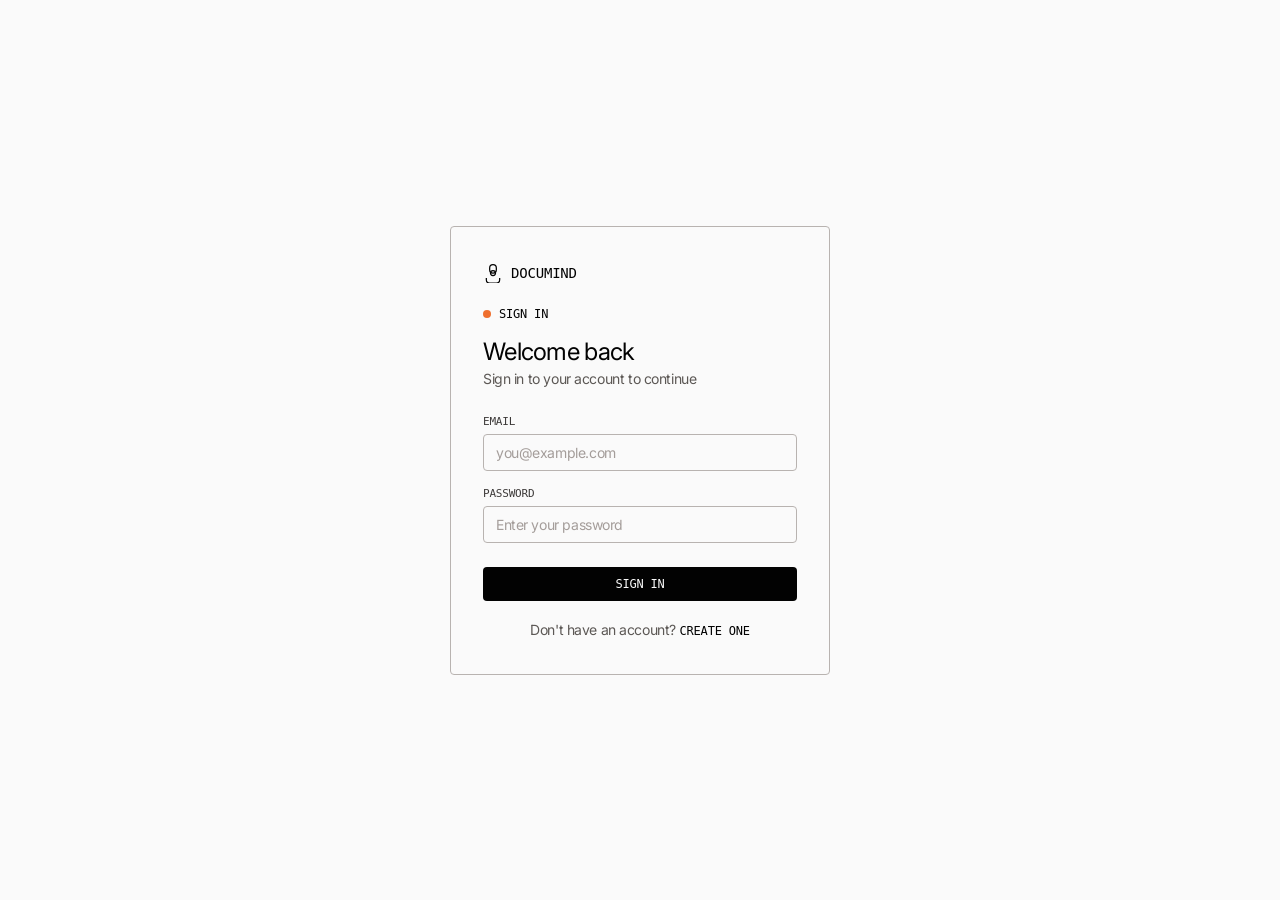
<file: src/main/resources/static/login.html>
<!DOCTYPE html>
<html lang="en">
<head>
    <meta charset="UTF-8">
    <meta name="viewport" content="width=device-width, initial-scale=1.0">
    <title>Sign In — DocuMind</title>
    <link rel="icon" type="image/svg+xml" href="/favicon.svg">
    <link rel="stylesheet" href="css/style.css">
    <style>
        body {
            display: flex;
            align-items: center;
            justify-content: center;
            background: var(--surface-paper);
            height: 100vh;
        }
        .auth-container {
            width: 380px;
            background: var(--surface-paper);
            border: 1px solid var(--color-pewter-rule);
            border-radius: var(--radius-md);
            padding: var(--spacing-36) var(--spacing-32);
        }
        .auth-container .dot-indicator {
            display: flex;
            align-items: center;
            gap: var(--spacing-8);
            margin-bottom: var(--spacing-16);
        }
        .auth-container .dot {
            width: 8px;
            height: 8px;
            border-radius: 50%;
            background: var(--color-signal-orange);
            flex-shrink: 0;
        }
        .auth-container .dot-label {
            font-family: var(--font-geist-mono);
            font-size: 12px;
            letter-spacing: -0.2px;
            text-transform: uppercase;
            color: var(--color-ink);
        }
        .auth-container h1 {
            font-family: var(--font-geist);
            font-size: var(--text-heading-sm);
            font-weight: 400;
            letter-spacing: var(--tracking-heading-sm);
            color: var(--color-ink);
            margin-bottom: var(--spacing-4);
        }
        .auth-container .subtitle {
            font-size: var(--text-body-sm);
            letter-spacing: var(--tracking-body-sm);
            color: var(--color-iron-caption);
            margin-bottom: var(--spacing-28);
        }
        .form-group {
            margin-bottom: var(--spacing-16);
        }
        .form-group label {
            display: block;
            font-family: var(--font-geist-mono);
            font-size: 11px;
            letter-spacing: -0.2px;
            text-transform: uppercase;
            color: var(--color-graphite-body);
            margin-bottom: var(--spacing-6);
        }
        .form-group input {
            width: 100%;
            padding: 9px 12px;
            border: 1px solid var(--color-pewter-rule);
            border-radius: var(--radius-md);
            font-family: var(--font-geist);
            font-size: var(--text-body-sm);
            letter-spacing: var(--tracking-body-sm);
            outline: none;
            transition: border-color 0.2s;
            box-sizing: border-box;
            color: var(--color-ink);
            background: var(--surface-paper);
        }
        .form-group input::placeholder {
            color: var(--color-stone-mid);
        }
        .form-group input:focus {
            border-color: var(--color-ink);
        }
        .btn-primary {
            width: 100%;
            padding: 10px;
            background: var(--surface-inverse);
            color: var(--surface-paper);
            border: none;
            border-radius: var(--radius-md);
            font-family: var(--font-geist-mono);
            font-size: 12px;
            letter-spacing: -0.2px;
            text-transform: uppercase;
            cursor: pointer;
            transition: background 0.2s;
            margin-top: var(--spacing-8);
        }
        .btn-primary:hover { background: var(--color-carbon); }
        .btn-primary:disabled { background: var(--color-stone-mid); cursor: not-allowed; }
        .auth-footer {
            text-align: center;
            margin-top: var(--spacing-20);
            font-size: var(--text-body-sm);
            letter-spacing: var(--tracking-body-sm);
            color: var(--color-iron-caption);
        }
        .auth-footer a {
            color: var(--color-ink);
            text-decoration: none;
            font-family: var(--font-geist-mono);
            font-size: 12px;
            letter-spacing: -0.2px;
            text-transform: uppercase;
        }
        .auth-footer a:hover {
            text-decoration: underline;
        }
        .error-msg {
            border: 1px solid var(--color-ember-edge);
            color: var(--color-ember-edge);
            padding: var(--spacing-10) var(--spacing-12);
            border-radius: var(--radius-md);
            font-size: var(--text-body-sm);
            letter-spacing: var(--tracking-body-sm);
            margin-bottom: var(--spacing-16);
            display: none;
            background: rgba(209,80,16,0.04);
        }
        .error-msg.show { display: block; }
        .logo-mark {
            font-family: var(--font-geist-mono);
            font-size: 14px;
            letter-spacing: -0.2px;
            color: var(--color-ink);
            margin-bottom: var(--spacing-24);
            display: flex;
            align-items: center;
            gap: var(--spacing-8);
        }
        .logo-mark svg {
            width: 20px;
            height: 20px;
        }
    </style>
</head>
<body>
    <div class="auth-container">
        <div class="logo-mark">
            <svg viewBox="0 0 24 24" fill="none" stroke="currentColor" stroke-width="1.5">
                <path d="M12 2a4 4 0 014 4v2a4 4 0 01-8 0V6a4 4 0 014-4z"/>
                <path d="M20 18v2a4 4 0 01-4 4H8a4 4 0 01-4-4v-2"/>
                <circle cx="12" cy="12" r="3"/>
            </svg>
            DOCUMIND
        </div>

        <div class="dot-indicator">
            <span class="dot"></span>
            <span class="dot-label">Sign In</span>
        </div>

        <h1>Welcome back</h1>
        <p class="subtitle">Sign in to your account to continue</p>

        <div class="error-msg" id="errorMsg"></div>

        <form id="loginForm" autocomplete="off">
            <div class="form-group">
                <label for="email">Email</label>
                <input type="email" id="email" placeholder="you@example.com" required>
            </div>
            <div class="form-group">
                <label for="password">Password</label>
                <input type="password" id="password" placeholder="Enter your password" required>
            </div>
            <button type="submit" class="btn-primary" id="loginBtn">Sign In</button>
        </form>

        <div class="auth-footer">
            Don't have an account? <a href="/signup.html">Create one</a>
        </div>
    </div>

    <script>
        document.getElementById('loginForm').addEventListener('submit', async (e) => {
            e.preventDefault();
            const btn = document.getElementById('loginBtn');
            const errorEl = document.getElementById('errorMsg');
            btn.disabled = true;
            btn.textContent = 'Signing in...';
            errorEl.classList.remove('show');

            try {
                const res = await fetch('/api/auth/login', {
                    method: 'POST',
                    headers: { 'Content-Type': 'application/json' },
                    body: JSON.stringify({
                        email: document.getElementById('email').value,
                        password: document.getElementById('password').value
                    })
                });

                if (!res.ok) {
                    const err = await res.json();
                    throw new Error(err.message || 'Login failed');
                }

                const data = await res.json();
                localStorage.setItem('rag_chatbot_token', data.token);
                localStorage.setItem('rag_chatbot_user', JSON.stringify({ email: data.email, name: data.name || '' }));
                window.location.href = '/';
            } catch (err) {
                errorEl.textContent = err.message;
                errorEl.classList.add('show');
            } finally {
                btn.disabled = false;
                btn.textContent = 'Sign In';
            }
        });
    </script>
</body>
</html>
</file>
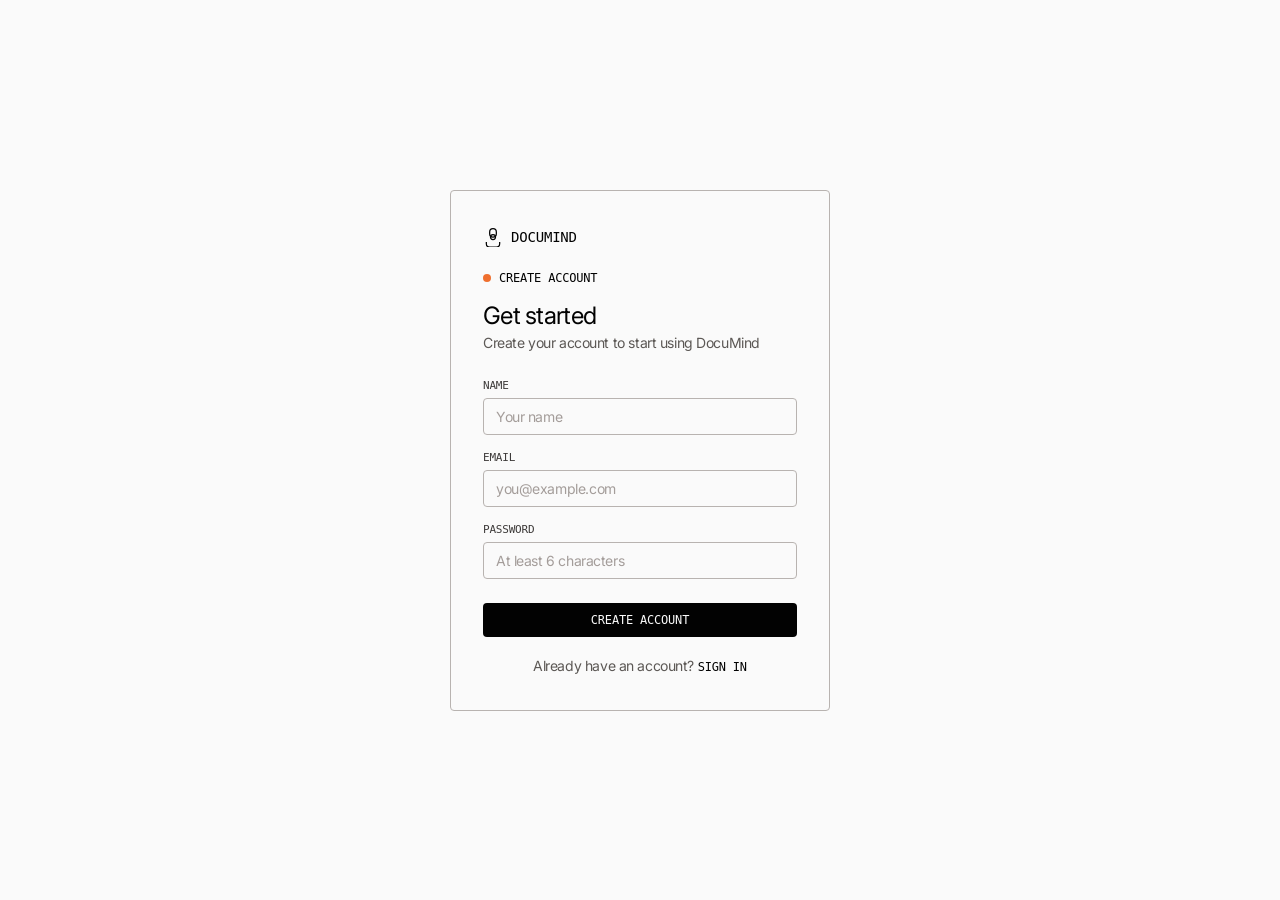
<file: src/main/resources/static/signup.html>
<!DOCTYPE html>
<html lang="en">
<head>
    <meta charset="UTF-8">
    <meta name="viewport" content="width=device-width, initial-scale=1.0">
    <title>Create Account — DocuMind</title>
    <link rel="icon" type="image/svg+xml" href="/favicon.svg">
    <link rel="stylesheet" href="css/style.css">
    <style>
        body {
            display: flex;
            align-items: center;
            justify-content: center;
            background: var(--surface-paper);
            height: 100vh;
        }
        .auth-container {
            width: 380px;
            background: var(--surface-paper);
            border: 1px solid var(--color-pewter-rule);
            border-radius: var(--radius-md);
            padding: var(--spacing-36) var(--spacing-32);
        }
        .auth-container .dot-indicator {
            display: flex;
            align-items: center;
            gap: var(--spacing-8);
            margin-bottom: var(--spacing-16);
        }
        .auth-container .dot {
            width: 8px;
            height: 8px;
            border-radius: 50%;
            background: var(--color-signal-orange);
            flex-shrink: 0;
        }
        .auth-container .dot-label {
            font-family: var(--font-geist-mono);
            font-size: 12px;
            letter-spacing: -0.2px;
            text-transform: uppercase;
            color: var(--color-ink);
        }
        .auth-container h1 {
            font-family: var(--font-geist);
            font-size: var(--text-heading-sm);
            font-weight: 400;
            letter-spacing: var(--tracking-heading-sm);
            color: var(--color-ink);
            margin-bottom: var(--spacing-4);
        }
        .auth-container .subtitle {
            font-size: var(--text-body-sm);
            letter-spacing: var(--tracking-body-sm);
            color: var(--color-iron-caption);
            margin-bottom: var(--spacing-28);
        }
        .form-group {
            margin-bottom: var(--spacing-16);
        }
        .form-group label {
            display: block;
            font-family: var(--font-geist-mono);
            font-size: 11px;
            letter-spacing: -0.2px;
            text-transform: uppercase;
            color: var(--color-graphite-body);
            margin-bottom: var(--spacing-6);
        }
        .form-group input {
            width: 100%;
            padding: 9px 12px;
            border: 1px solid var(--color-pewter-rule);
            border-radius: var(--radius-md);
            font-family: var(--font-geist);
            font-size: var(--text-body-sm);
            letter-spacing: var(--tracking-body-sm);
            outline: none;
            transition: border-color 0.2s;
            box-sizing: border-box;
            color: var(--color-ink);
            background: var(--surface-paper);
        }
        .form-group input::placeholder {
            color: var(--color-stone-mid);
        }
        .form-group input:focus {
            border-color: var(--color-ink);
        }
        .btn-primary {
            width: 100%;
            padding: 10px;
            background: var(--surface-inverse);
            color: var(--surface-paper);
            border: none;
            border-radius: var(--radius-md);
            font-family: var(--font-geist-mono);
            font-size: 12px;
            letter-spacing: -0.2px;
            text-transform: uppercase;
            cursor: pointer;
            transition: background 0.2s;
            margin-top: var(--spacing-8);
        }
        .btn-primary:hover { background: var(--color-carbon); }
        .btn-primary:disabled { background: var(--color-stone-mid); cursor: not-allowed; }
        .auth-footer {
            text-align: center;
            margin-top: var(--spacing-20);
            font-size: var(--text-body-sm);
            letter-spacing: var(--tracking-body-sm);
            color: var(--color-iron-caption);
        }
        .auth-footer a {
            color: var(--color-ink);
            text-decoration: none;
            font-family: var(--font-geist-mono);
            font-size: 12px;
            letter-spacing: -0.2px;
            text-transform: uppercase;
        }
        .auth-footer a:hover {
            text-decoration: underline;
        }
        .error-msg {
            border: 1px solid var(--color-ember-edge);
            color: var(--color-ember-edge);
            padding: var(--spacing-10) var(--spacing-12);
            border-radius: var(--radius-md);
            font-size: var(--text-body-sm);
            letter-spacing: var(--tracking-body-sm);
            margin-bottom: var(--spacing-16);
            display: none;
            background: rgba(209,80,16,0.04);
        }
        .error-msg.show { display: block; }
        .logo-mark {
            font-family: var(--font-geist-mono);
            font-size: 14px;
            letter-spacing: -0.2px;
            color: var(--color-ink);
            margin-bottom: var(--spacing-24);
            display: flex;
            align-items: center;
            gap: var(--spacing-8);
        }
        .logo-mark svg {
            width: 20px;
            height: 20px;
        }
    </style>
</head>
<body>
    <div class="auth-container">
        <div class="logo-mark">
            <svg viewBox="0 0 24 24" fill="none" stroke="currentColor" stroke-width="1.5">
                <path d="M12 2a4 4 0 014 4v2a4 4 0 01-8 0V6a4 4 0 014-4z"/>
                <path d="M20 18v2a4 4 0 01-4 4H8a4 4 0 01-4-4v-2"/>
                <circle cx="12" cy="12" r="3"/>
            </svg>
            DOCUMIND
        </div>

        <div class="dot-indicator">
            <span class="dot"></span>
            <span class="dot-label">Create Account</span>
        </div>

        <h1>Get started</h1>
        <p class="subtitle">Create your account to start using DocuMind</p>

        <div class="error-msg" id="errorMsg"></div>

        <form id="signupForm" autocomplete="off">
            <div class="form-group">
                <label for="name">Name</label>
                <input type="text" id="name" placeholder="Your name" required>
            </div>
            <div class="form-group">
                <label for="email">Email</label>
                <input type="email" id="email" placeholder="you@example.com" required>
            </div>
            <div class="form-group">
                <label for="password">Password</label>
                <input type="password" id="password" placeholder="At least 6 characters" minlength="6" required>
            </div>
            <button type="submit" class="btn-primary" id="signupBtn">Create Account</button>
        </form>

        <div class="auth-footer">
            Already have an account? <a href="/login.html">Sign in</a>
        </div>
    </div>

    <script>
        document.getElementById('signupForm').addEventListener('submit', async (e) => {
            e.preventDefault();
            const btn = document.getElementById('signupBtn');
            const errorEl = document.getElementById('errorMsg');
            btn.disabled = true;
            btn.textContent = 'Creating account...';
            errorEl.classList.remove('show');

            try {
                const res = await fetch('/api/auth/signup', {
                    method: 'POST',
                    headers: { 'Content-Type': 'application/json' },
                    body: JSON.stringify({
                        name: document.getElementById('name').value,
                        email: document.getElementById('email').value,
                        password: document.getElementById('password').value
                    })
                });

                if (!res.ok) {
                    const err = await res.json();
                    throw new Error(err.message || 'Signup failed');
                }

                const data = await res.json();
                localStorage.setItem('rag_chatbot_token', data.token);
                localStorage.setItem('rag_chatbot_user', JSON.stringify({ email: data.email, name: data.name || '' }));
                window.location.href = '/';
            } catch (err) {
                errorEl.textContent = err.message;
                errorEl.classList.add('show');
            } finally {
                btn.disabled = false;
                btn.textContent = 'Create Account';
            }
        });
    </script>
</body>
</html>
</file>
<file: src/main/resources/static/css/style.css>
@import url('https://fonts.googleapis.com/css2?family=Inter:wght@400&display=swap');

:root {
  --color-paper-white: #fafafa;
  --color-frost-surface: #eeeeee;
  --color-ash-hairline: #d6d3d2;
  --color-pewter-rule: #b8b3b0;
  --color-stone-mid: #a49d9a;
  --color-granite-mute: #8a8380;
  --color-iron-caption: #5c5855;
  --color-graphite-body: #3d3a39;
  --color-obsidian: #1f1d1c;
  --color-carbon: #101010;
  --color-ink: #020202;
  --color-signal-orange: #ef6f2e;
  --color-ember-edge: #d15010;

  --font-geist: 'Inter', ui-sans-serif, system-ui, -apple-system, BlinkMacSystemFont, "Segoe UI", Roboto, sans-serif;
  --font-geist-mono: 'JetBrains Mono', ui-monospace, SFMono-Regular, Menlo, Monaco, Consolas, monospace;

  --text-caption: 12px;
  --leading-caption: 1.5;
  --tracking-caption: -0.24px;
  --text-body-sm: 14px;
  --leading-body-sm: 1.5;
  --tracking-body-sm: -0.42px;
  --text-body: 16px;
  --leading-body: 1.5;
  --tracking-body: -0.48px;
  --text-subheading: 18px;
  --leading-subheading: 1.5;
  --tracking-subheading: -0.54px;
  --text-heading-sm: 24px;
  --leading-heading-sm: 1.2;
  --tracking-heading-sm: -0.72px;
  --text-heading: 48px;
  --leading-heading: 1.2;
  --tracking-heading: -2.3px;

  --spacing-4: 4px;
  --spacing-6: 6px;
  --spacing-8: 8px;
  --spacing-10: 10px;
  --spacing-12: 12px;
  --spacing-14: 14px;
  --spacing-16: 16px;
  --spacing-20: 20px;
  --spacing-24: 24px;
  --spacing-28: 28px;
  --spacing-32: 32px;
  --spacing-36: 36px;
  --spacing-40: 40px;
  --spacing-48: 48px;

  --radius-md: 4px;
  --radius-lg: 8px;

  --surface-paper: #fafafa;
  --surface-frost: #eeeeee;
  --surface-inverse: #020202;
}

* {
  margin: 0;
  padding: 0;
  box-sizing: border-box;
}

body {
  font-family: var(--font-geist);
  font-weight: 400;
  background: var(--color-paper-white);
  color: var(--color-ink);
  height: 100vh;
  -webkit-font-smoothing: antialiased;
}

/* ───── APP LAYOUT ───── */
.app-container {
  display: flex;
  height: 100vh;
  max-width: 1400px;
  margin: 0 auto;
}

/* ───── SIDEBAR ───── */
.sidebar {
  width: 280px;
  min-width: 280px;
  background: var(--surface-inverse);
  display: flex;
  flex-direction: column;
  border-right: 1px solid var(--color-pewter-rule);
}

.sidebar-header {
  padding: var(--spacing-24) var(--spacing-20) var(--spacing-16);
  border-bottom: 1px solid rgba(255,255,255,0.08);
}

.sidebar-header .dot-indicator {
  display: flex;
  align-items: center;
  gap: var(--spacing-8);
  margin-bottom: var(--spacing-12);
}

.sidebar-header .dot {
  width: 8px;
  height: 8px;
  border-radius: 50%;
  background: var(--color-signal-orange);
  flex-shrink: 0;
}

.sidebar-header .dot-label {
  font-family: var(--font-geist-mono);
  font-size: 12px;
  letter-spacing: -0.2px;
  text-transform: uppercase;
  color: rgba(255,255,255,0.5);
}

.sidebar-header h1 {
  font-family: var(--font-geist-mono);
  font-size: 14px;
  font-weight: 400;
  letter-spacing: -0.2px;
  text-transform: uppercase;
  color: #fff;
  margin-bottom: var(--spacing-4);
}

.sidebar-header .subtitle {
  font-size: 12px;
  color: rgba(255,255,255,0.35);
  letter-spacing: -0.2px;
}

/* ───── UPLOAD SECTION ───── */
.upload-section {
  padding: var(--spacing-16) var(--spacing-20);
  border-bottom: 1px solid rgba(255,255,255,0.08);
}

.upload-section .section-label {
  font-family: var(--font-geist-mono);
  font-size: 11px;
  letter-spacing: -0.2px;
  text-transform: uppercase;
  color: rgba(255,255,255,0.4);
  margin-bottom: var(--spacing-10);
}

.upload-zone {
  border: 1px dashed rgba(255,255,255,0.2);
  border-radius: var(--radius-md);
  padding: var(--spacing-20) var(--spacing-16);
  text-align: center;
  cursor: pointer;
  transition: all 0.2s;
}

.upload-zone:hover {
  border-color: var(--color-signal-orange);
  background: rgba(239,111,46,0.06);
}

.upload-zone.dragover {
  border-color: var(--color-signal-orange);
  background: rgba(239,111,46,0.1);
}

.upload-zone .upload-icon {
  color: rgba(255,255,255,0.2);
  margin-bottom: var(--spacing-8);
}

.upload-zone p {
  font-size: var(--text-body-sm);
  letter-spacing: -0.42px;
  color: rgba(255,255,255,0.5);
}

.upload-zone .upload-hint {
  font-size: var(--text-caption);
  letter-spacing: -0.24px;
  color: rgba(255,255,255,0.25);
  margin-top: 2px;
}

.upload-status {
  display: flex;
  align-items: center;
  gap: var(--spacing-10);
  padding: var(--spacing-10) var(--spacing-12);
  background: rgba(239,111,46,0.1);
  border-radius: var(--radius-md);
  margin-top: var(--spacing-12);
}

.upload-status .status-icon {
  color: var(--color-signal-orange);
  flex-shrink: 0;
}

.status-text span {
  font-size: 13px;
  letter-spacing: -0.2px;
  color: rgba(255,255,255,0.85);
  display: block;
}

.status-text small {
  font-size: 11px;
  letter-spacing: -0.2px;
  color: rgba(255,255,255,0.4);
  margin-top: 2px;
  display: block;
}

.upload-progress {
  margin-top: var(--spacing-12);
}

.upload-progress .progress-bar {
  height: 3px;
  background: rgba(255,255,255,0.1);
  border-radius: 2px;
  overflow: hidden;
}

.upload-progress .progress-fill {
  height: 100%;
  width: 0%;
  background: var(--color-signal-orange);
  border-radius: 2px;
  transition: width 0.3s ease;
}

.upload-progress .progress-label {
  font-size: 10px;
  letter-spacing: -0.2px;
  color: rgba(255,255,255,0.3);
  margin-top: 4px;
  display: block;
}

/* ───── CONVERSATIONS ───── */
.conversations-section {
  padding: var(--spacing-12) var(--spacing-20) 0;
  border-bottom: 1px solid rgba(255,255,255,0.08);
}

.conversations-section .section-label {
  font-family: var(--font-geist-mono);
  font-size: 11px;
  letter-spacing: -0.2px;
  text-transform: uppercase;
  color: rgba(255,255,255,0.4);
  margin-bottom: var(--spacing-8);
}

.new-chat-btn {
  display: flex;
  align-items: center;
  gap: var(--spacing-6);
  width: 100%;
  padding: var(--spacing-6) var(--spacing-10);
  background: rgba(255,255,255,0.06);
  border: 1px solid rgba(255,255,255,0.08);
  border-radius: var(--radius-md);
  color: rgba(255,255,255,0.6);
  font-family: var(--font-geist);
  font-size: 13px;
  letter-spacing: -0.2px;
  cursor: pointer;
  transition: all 0.2s;
  margin-bottom: var(--spacing-8);
}

.new-chat-btn:hover {
  background: rgba(255,255,255,0.1);
  color: rgba(255,255,255,0.85);
}

.conversation-list {
  max-height: 180px;
  overflow-y: auto;
  margin-bottom: var(--spacing-8);
}

.conversation-list .empty-state {
  font-size: 12px;
  letter-spacing: -0.2px;
  color: rgba(255,255,255,0.2);
  text-align: center;
  padding: var(--spacing-8) 0;
}

.conversation-item {
  display: flex;
  align-items: center;
  gap: var(--spacing-8);
  padding: var(--spacing-6) var(--spacing-10);
  border-radius: var(--radius-md);
  cursor: pointer;
  font-size: 13px;
  letter-spacing: -0.2px;
  color: rgba(255,255,255,0.5);
  transition: all 0.15s;
  margin-bottom: 2px;
}

.conversation-item:hover {
  background: rgba(255,255,255,0.06);
  color: rgba(255,255,255,0.75);
}

.conversation-item.active {
  background: rgba(239,111,46,0.1);
  color: var(--color-signal-orange);
}

.conversation-item .conv-icon {
  flex-shrink: 0;
  color: rgba(255,255,255,0.2);
}

.conversation-item.active .conv-icon {
  color: var(--color-signal-orange);
}

.conversation-item .conv-title {
  flex: 1;
  overflow: hidden;
  text-overflow: ellipsis;
  white-space: nowrap;
}

.conversation-item .conv-delete {
  background: none;
  border: none;
  color: rgba(255,255,255,0.15);
  cursor: pointer;
  padding: 2px;
  border-radius: 2px;
  display: flex;
  align-items: center;
  transition: all 0.15s;
  flex-shrink: 0;
  opacity: 0;
}

.conversation-item:hover .conv-delete {
  opacity: 1;
}

.conversation-item .conv-delete:hover {
  color: var(--color-signal-orange);
}

/* ───── DOCUMENTS ───── */
.documents-section {
  padding: var(--spacing-16) var(--spacing-20);
  flex: 1;
  overflow-y: auto;
}

.documents-section .section-label {
  font-family: var(--font-geist-mono);
  font-size: 11px;
  letter-spacing: -0.2px;
  text-transform: uppercase;
  color: rgba(255,255,255,0.4);
  margin-bottom: var(--spacing-10);
}

.document-list .empty-state {
  font-size: 13px;
  letter-spacing: -0.2px;
  color: rgba(255,255,255,0.2);
  text-align: center;
  padding: var(--spacing-16) 0;
  font-family: var(--font-geist-mono);
}

.document-item {
  display: flex;
  align-items: center;
  gap: var(--spacing-10);
  padding: var(--spacing-8) var(--spacing-12);
  border: 1px solid rgba(255,255,255,0.06);
  border-radius: var(--radius-md);
  margin-bottom: var(--spacing-6);
  font-size: 13px;
  letter-spacing: -0.2px;
  color: rgba(255,255,255,0.7);
}

.document-item .doc-icon {
  color: rgba(255,255,255,0.25);
  flex-shrink: 0;
}

.document-item .doc-name {
  flex: 1;
  overflow: hidden;
  text-overflow: ellipsis;
  white-space: nowrap;
}

.document-item .doc-chunks {
  font-family: var(--font-geist-mono);
  font-size: 11px;
  letter-spacing: -0.2px;
  color: rgba(255,255,255,0.3);
}

.doc-delete {
  background: none;
  border: none;
  color: rgba(255,255,255,0.2);
  cursor: pointer;
  padding: 4px;
  border-radius: var(--radius-md);
  display: flex;
  align-items: center;
  justify-content: center;
  transition: all 0.2s;
  flex-shrink: 0;
}

.doc-delete:hover {
  color: var(--color-signal-orange);
  background: rgba(239,111,46,0.1);
}

/* ───── USER SECTION ───── */
.user-section {
  padding: var(--spacing-12) var(--spacing-20);
  border-top: 1px solid rgba(255,255,255,0.08);
  display: flex;
  align-items: center;
  justify-content: space-between;
}

.user-info {
  display: flex;
  align-items: center;
  gap: var(--spacing-10);
  overflow: hidden;
}

.user-avatar {
  width: 28px;
  height: 28px;
  border-radius: var(--radius-md);
  background: var(--color-signal-orange);
  color: #fff;
  display: flex;
  align-items: center;
  justify-content: center;
  font-family: var(--font-geist-mono);
  font-size: 11px;
  letter-spacing: -0.2px;
  flex-shrink: 0;
}

.user-name {
  font-size: 13px;
  letter-spacing: -0.2px;
  color: rgba(255,255,255,0.7);
  overflow: hidden;
  text-overflow: ellipsis;
  white-space: nowrap;
}

.logout-btn {
  background: none;
  border: 1px solid rgba(255,255,255,0.1);
  color: rgba(255,255,255,0.4);
  border-radius: var(--radius-md);
  padding: 5px 8px;
  cursor: pointer;
  display: flex;
  align-items: center;
  gap: 5px;
  font-family: var(--font-geist-mono);
  font-size: 11px;
  letter-spacing: -0.2px;
  transition: all 0.2s;
}

.logout-btn:hover {
  border-color: rgba(255,255,255,0.25);
  color: rgba(255,255,255,0.7);
}

/* ───── CHAT AREA ───── */
.chat-area {
  flex: 1;
  display: flex;
  flex-direction: column;
  min-width: 0;
  background: var(--surface-paper);
}

.chat-header {
  padding: var(--spacing-20) var(--spacing-28);
  border-bottom: 1px solid var(--color-pewter-rule);
}

.chat-header .dot-indicator {
  display: flex;
  align-items: center;
  gap: var(--spacing-8);
  margin-bottom: var(--spacing-8);
}

.chat-header .dot {
  width: 8px;
  height: 8px;
  border-radius: 50%;
  background: var(--color-signal-orange);
  flex-shrink: 0;
}

.chat-header .dot-label {
  font-family: var(--font-geist-mono);
  font-size: 11px;
  letter-spacing: -0.2px;
  text-transform: uppercase;
  color: var(--color-iron-caption);
}

.chat-header h2 {
  font-family: var(--font-geist);
  font-size: var(--text-heading-sm);
  font-weight: 400;
  letter-spacing: var(--tracking-heading-sm);
  color: var(--color-ink);
  margin-bottom: 2px;
}

.chat-header p {
  font-size: var(--text-body-sm);
  letter-spacing: var(--tracking-body-sm);
  color: var(--color-iron-caption);
}

/* ───── MESSAGES ───── */
.messages {
  flex: 1;
  overflow-y: auto;
  padding: var(--spacing-24) var(--spacing-28);
  display: flex;
  flex-direction: column;
  gap: var(--spacing-20);
}

.message {
  display: flex;
  gap: var(--spacing-12);
  max-width: 80%;
  animation: fadeIn 0.3s ease;
}

.message.user {
  align-self: flex-end;
  flex-direction: row-reverse;
}

@keyframes fadeIn {
  from { opacity: 0; transform: translateY(4px); }
  to { opacity: 1; transform: translateY(0); }
}

.avatar {
  width: 32px;
  height: 32px;
  border-radius: var(--radius-md);
  display: flex;
  align-items: center;
  justify-content: center;
  flex-shrink: 0;
}

.avatar.bot {
  background: var(--surface-inverse);
  color: #fff;
}

.avatar.user {
  background: var(--color-signal-orange);
  color: #fff;
}

.bubble {
  background: var(--surface-frost);
  border: 1px solid var(--color-pewter-rule);
  border-radius: var(--radius-md);
  padding: var(--spacing-12) var(--spacing-16);
  font-size: var(--text-body-sm);
  line-height: var(--leading-body-sm);
  letter-spacing: var(--tracking-body-sm);
}

.message.user .bubble {
  background: var(--surface-inverse);
  border-color: var(--color-carbon);
  color: #fff;
}

.message.user .bubble p {
  color: rgba(255,255,255,0.9);
}

.bubble p {
  margin-bottom: 4px;
  color: var(--color-graphite-body);
}

.bubble p:last-child {
  margin-bottom: 0;
}

.bubble .sources {
  margin-top: var(--spacing-12);
  padding-top: var(--spacing-10);
  border-top: 1px solid var(--color-ash-hairline);
}

.bubble .sources summary {
  cursor: pointer;
  font-family: var(--font-geist-mono);
  font-size: 11px;
  letter-spacing: -0.2px;
  color: var(--color-iron-caption);
  text-transform: uppercase;
}

.bubble .sources .source-item {
  padding: 6px 0;
  font-size: 12px;
  letter-spacing: -0.2px;
  color: var(--color-graphite-body);
}

.bubble .sources .source-item .source-score {
  font-family: var(--font-geist-mono);
  font-size: 11px;
  letter-spacing: -0.2px;
  color: var(--color-stone-mid);
}

.bubble .thinking {
  display: flex;
  gap: 5px;
  padding: 6px 0;
}

.bubble .thinking span {
  width: 6px;
  height: 6px;
  background: var(--color-stone-mid);
  border-radius: 50%;
  animation: bounce 1.4s infinite ease-in-out both;
}

.bubble .thinking span:nth-child(1) { animation-delay: -0.32s; }
.bubble .thinking span:nth-child(2) { animation-delay: -0.16s; }

@keyframes bounce {
  0%, 80%, 100% { transform: scale(0); }
  40% { transform: scale(1); }
}

.message.welcome .bubble {
  border-color: var(--color-ash-hairline);
  border-style: dashed;
}

.message.welcome .bubble p {
  color: var(--color-iron-caption);
  font-style: italic;
}

/* ───── INPUT AREA ───── */
.input-area {
  padding: var(--spacing-16) var(--spacing-28) var(--spacing-24);
  border-top: 1px solid var(--color-pewter-rule);
}

.input-area form {
  display: flex;
  gap: var(--spacing-8);
  border: 1px solid var(--color-pewter-rule);
  border-radius: var(--radius-md);
  padding: 3px;
  background: var(--surface-paper);
  transition: border-color 0.2s;
}

.input-area form:focus-within {
  border-color: var(--color-ink);
}

.input-area input {
  flex: 1;
  border: none;
  background: transparent;
  padding: 9px 12px;
  font-family: var(--font-geist);
  font-size: var(--text-body-sm);
  letter-spacing: var(--tracking-body-sm);
  outline: none;
  color: var(--color-ink);
}

.input-area input::placeholder {
  color: var(--color-stone-mid);
}

.input-area button {
  width: 36px;
  height: 36px;
  border: none;
  background: var(--surface-inverse);
  color: #fff;
  border-radius: var(--radius-md);
  cursor: pointer;
  display: flex;
  align-items: center;
  justify-content: center;
  transition: background 0.2s;
  flex-shrink: 0;
}

.input-area button:hover:not(:disabled) {
  background: var(--color-carbon);
}

.input-area button:disabled {
  background: var(--color-frost-surface);
  color: var(--color-stone-mid);
  cursor: not-allowed;
}

/* ───── SCROLLBAR ───── */
::-webkit-scrollbar {
  width: 4px;
}

::-webkit-scrollbar-track {
  background: transparent;
}

::-webkit-scrollbar-thumb {
  background: var(--color-ash-hairline);
  border-radius: 2px;
}

::-webkit-scrollbar-thumb:hover {
  background: var(--color-stone-mid);
}

/* ───── RESPONSIVE ───── */
@media (max-width: 768px) {
  .sidebar {
    width: 100%;
    min-width: unset;
    max-height: 35vh;
  }
  .app-container {
    flex-direction: column;
  }
  .messages, .input-area, .chat-header {
    padding-left: var(--spacing-16);
    padding-right: var(--spacing-16);
  }
}
</file>
